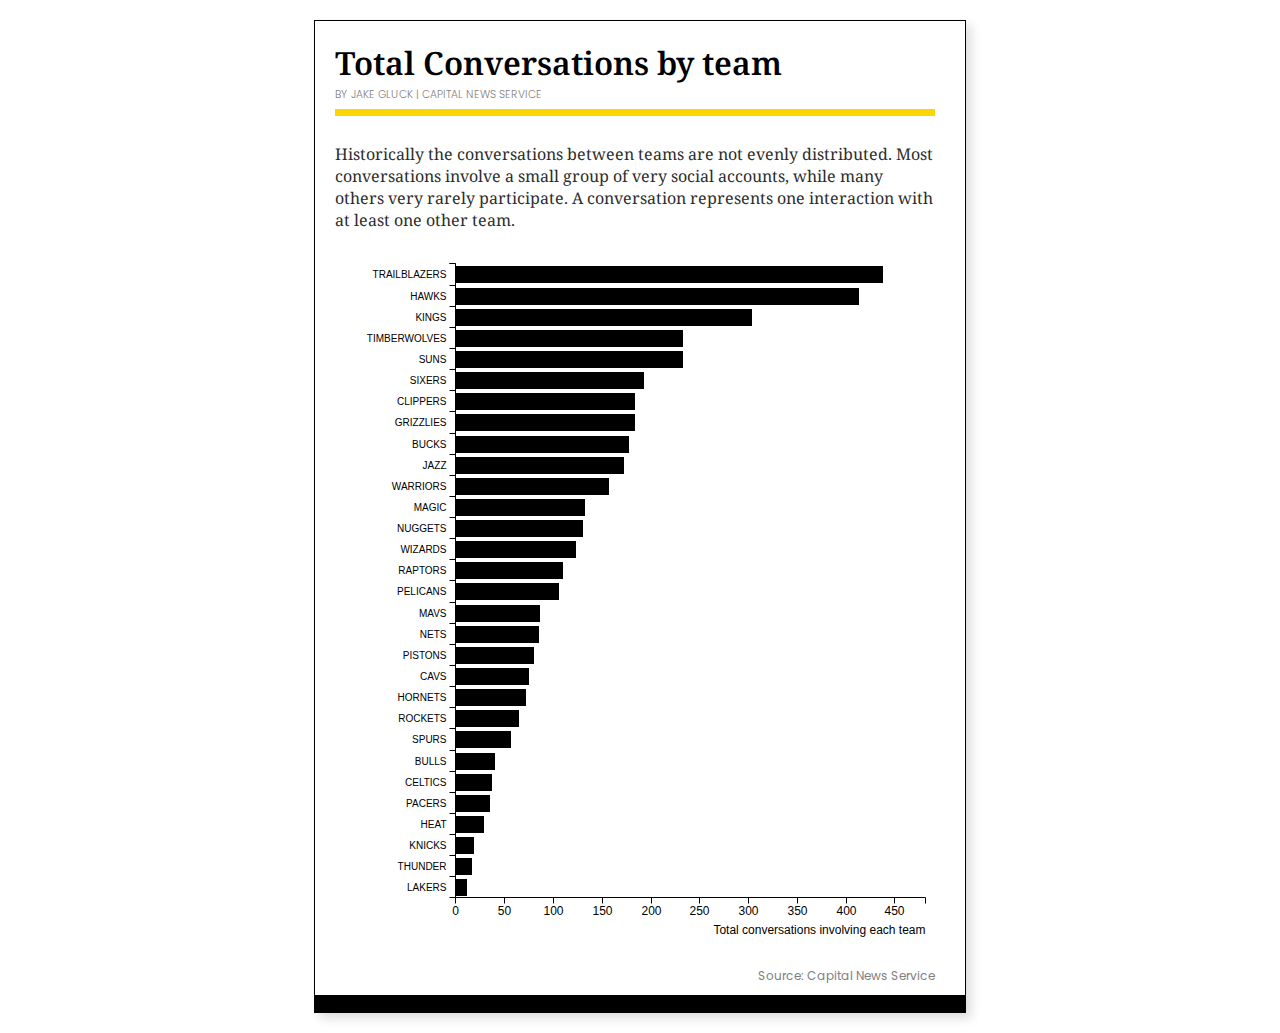
<file: nba-graphics/team-convos/index.html>
<!DOCTYPE html>
<html lang="en">
  <head>
    <meta charset="utf-8">

    <title>
      Capital News Service
    </title>

    <link href="https://fonts.googleapis.com/css?family=Droid+Serif:400,400i,700,700i|Poppins:300,400,500,600,700&amp;subset=latin-ext" rel="stylesheet">
    
    <!-- Load c3.css -->
  <link href="css/c3.css" rel="stylesheet">

  <!-- Load our css -->
  <link href="css/css.css" rel="stylesheet">

  <!-- Load d3.js and c3.js -->
  <script src="js/d3.min.js" charset="utf-8"></script>
  <script src="js/c3.min.js"></script>

  </head>

  <body>
    <div id="container">
      <h1 class="highcharts-title">Total Conversations by team</h1>

      <text class="highcharts-subtitle" y="60">
        <tspan>BY JAKE GLUCK</tspan>
        <!-- ^^ PUT YOUR NAME HERE, TAKE CREDIT FOR YOUR COOL WORK ^^ -->
        <tspan onclick="location.href=&quot;http://cnsmaryland.org&quot;"> | CAPITAL NEWS SERVICE</tspan>
        <br>
      <div id="line"></div>
        <!--<span style="height:8px; font-size:4pt; background-color:#fbd603 ; color:#fbd603 ;">____________________________________________________________________________________________________________________________</span>-->
      </text>
      <h5>
          Historically the conversations between teams are not evenly distributed. Most conversations involve a small group of very social accounts, while many others very rarely participate. A conversation represents one interaction with at least one other team.

      </h5>
      <div id="chart"></div>
      <div id="source"><text><a href="http://cnsmaryland.org/home"><tspan>Source: Capital News Service</tspan></a></text></div>
      <!-- ^^ PUT YOUR SOURCE HERE AND LINK IT^^ -->
    </div>
    <script type="text/javascript">

    //  THE DOCUMENTATION FOR C3 IS HERE http://c3js.org/reference.html
    //  USE IT TO LOOK UP ANY ADDITIONAL OPTIONS YOU WOULD LIKE TO ADD
    //  SOME HELPFULL FEATURES INCLUDE REGIONS, HIGHLIGHTING SPECIFIC POINTS, GRID LINES, SHOWING MULTIPLE CHARTS AT THE SAME TIME 
    x = ['x', "TRAILBLAZERS","HAWKS","KINGS","TIMBERWOLVES","SUNS","SIXERS","CLIPPERS","GRIZZLIES","BUCKS","JAZZ","WARRIORS","MAGIC","NUGGETS","WIZARDS","RAPTORS","PELICANS","MAVS","NETS", "PISTONS","CAVS","HORNETS","ROCKETS","SPURS","BULLS","CELTICS","PACERS","HEAT","KNICKS","THUNDER","LAKERS"];
    //  ^^ ENTER YOUR X-AXIS LABELS HERE ^^
        convos = ['Conversations',438,414,304,233,233,193,184,184,178,173,157,133,131,124,110,106, 87, 86, 80, 75, 72, 65, 57, 41, 37, 35, 29, 19, 17, 12];


       



    //  ^^ ENTER YOUR DATA HERE, THE FIRST VALUE IS A STRING THAT IS THE NAME OF YOUR CATEGORY ^^
    var chart = c3.generate({
        padding: {
        bottom: 20
      },
      size: {
        height:700
      },
      data: {
        x: 'x',
      colors: {
        Conversations:'#000000'
      },
          columns: [
            convos,
            x,
            //MAKE SURE THESE MATCH THE DATA YOU CREATED ABOVE
          ],

          type: 'bar'
          //  ^^ INSERT CHART TYPE ABOVE. FOR THE PURPOSES OF THIS TEMPLATE, USE BAR, AREA, SCATTER, LINE OR SPLINE ^^
      },
      legend: {
        show: false
      },
      bar: {
          width: {
              ratio: .75 // this makes bar width 75% of length between ticks
          }
      },
      zoom: {
        enabled: false
      },
      axis:{
        rotated: true,
        y : {
          label: {
            text: 'Total conversations involving each team',
            position: 'outer-bottom'
            //Y POSITION VALUES INCLUDE inner-top, inner-middle, inner-bottom, outer-top, outer-middle, outer-bottom
          }
        },
        x :{
          type: 'category',
          tick: {
            culling: false,
            rotate: 0
          },
          label: {
            //text: 'Year',
            position: 'outer-center'
            //HERE IS YOUR X AXIS LABEL UNCOMMENT IF YOU NEED IT
            //X POSITION VALUES INCLUDE inner-right, inner-center, inner-left, outer-right, outer-center, outer-left
        }
      }
    },  
    tooltip: {
        grouped: true, // Default true
        //THIS WILL SHOW ALL CATEGORIES IN ONE TOOTIP VS DIFFERENT ONES

        format: {
          value: function(value) {
            return value + " conversations";
          }
        }
    },
    zoom: {
        enabled: false
        //CHANGE TO TRUE IF YOU WANT TO BE ABLE TO ZOOM
    }
    });
   </script>
  </body>
 
</html>
</file>
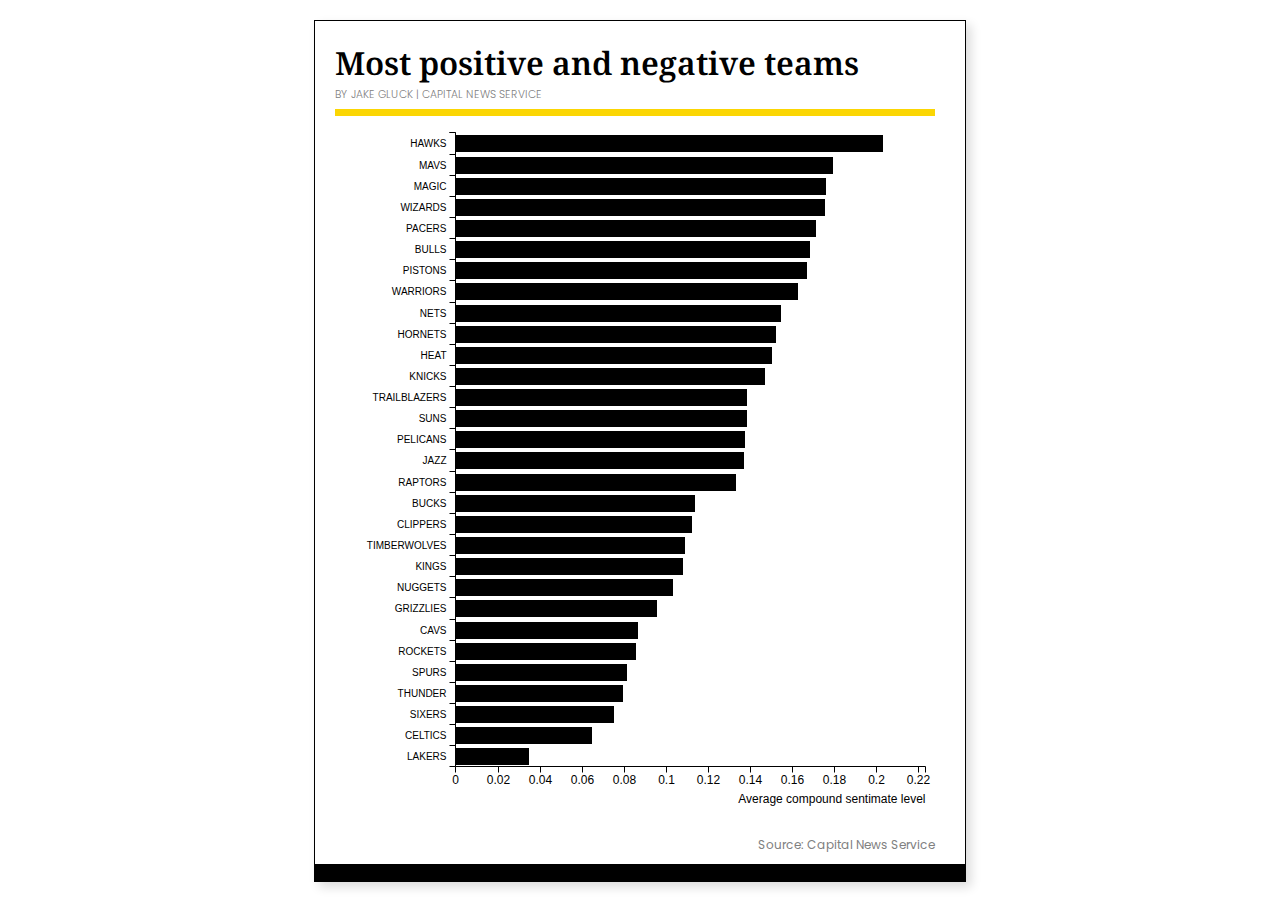
<file: nba-graphics/team-sent/index.html>
<!DOCTYPE html>
<html lang="en">
  <head>
    <meta charset="utf-8">

    <title>
      Capital News Service
    </title>

    <link href="https://fonts.googleapis.com/css?family=Droid+Serif:400,400i,700,700i|Poppins:300,400,500,600,700&amp;subset=latin-ext" rel="stylesheet">
    
    <!-- Load c3.css -->
  <link href="css/c3.css" rel="stylesheet">

  <!-- Load our css -->
  <link href="css/css.css" rel="stylesheet">

  <!-- Load d3.js and c3.js -->
  <script src="js/d3.min.js" charset="utf-8"></script>
  <script src="js/c3.min.js"></script>

  </head>

  <body>
    <div id="container">
      <h1 class="highcharts-title">Most positive and negative teams</h1>

      <text class="highcharts-subtitle" y="60">
        <tspan>BY JAKE GLUCK</tspan>
        <!-- ^^ PUT YOUR NAME HERE, TAKE CREDIT FOR YOUR COOL WORK ^^ -->
        <tspan onclick="location.href=&quot;http://cnsmaryland.org&quot;"> | CAPITAL NEWS SERVICE</tspan>
        <br>
      <div id="line"></div>
        <!--<span style="height:8px; font-size:4pt; background-color:#fbd603 ; color:#fbd603 ;">____________________________________________________________________________________________________________________________</span>-->
      </text>
      <div id="chart"></div>
      <div id="source"><text><a href="http://cnsmaryland.org/home"><tspan>Source: Capital News Service</tspan></a></text></div>
      <!-- ^^ PUT YOUR SOURCE HERE AND LINK IT^^ -->
    </div>
    <script type="text/javascript">

    //  THE DOCUMENTATION FOR C3 IS HERE http://c3js.org/reference.html
    //  USE IT TO LOOK UP ANY ADDITIONAL OPTIONS YOU WOULD LIKE TO ADD
    //  SOME HELPFULL FEATURES INCLUDE REGIONS, HIGHLIGHTING SPECIFIC POINTS, GRID LINES, SHOWING MULTIPLE CHARTS AT THE SAME TIME 
    x = ['x',"HAWKS","MAVS","MAGIC","WIZARDS","PACERS","BULLS","PISTONS","WARRIORS","NETS","HORNETS","HEAT","KNICKS","TRAILBLAZERS","SUNS","PELICANS","JAZZ","RAPTORS","BUCKS","CLIPPERS","TIMBERWOLVES","KINGS","NUGGETS","GRIZZLIES","CAVS","ROCKETS","SPURS ","THUNDER","SIXERS","CELTICS","LAKERS"];
    //  ^^ ENTER YOUR X-AXIS LABELS HERE ^^
        sent = ['Sentimate',0.203188,0.179497,0.176229,0.175624,0.171633,0.168482,0.167368,0.162850,0.154759,0.152338,0.150329,0.147195,0.138800,0.138671,0.137511,0.137149,0.133163,0.113961,0.112590,0.109115,0.108266,0.103357,0.095970,0.086809,0.085744,0.081355,0.079712,0.075147,0.064914,0.035125];





    //  ^^ ENTER YOUR DATA HERE, THE FIRST VALUE IS A STRING THAT IS THE NAME OF YOUR CATEGORY ^^
    var chart = c3.generate({
        padding: {
        bottom: 20
      },
      size: {
        height:700
      },
      data: {
        x: 'x',
      colors: {
        Sentimate:'#000000'
      },
          columns: [
            sent,
            x,
            //MAKE SURE THESE MATCH THE DATA YOU CREATED ABOVE
          ],

          type: 'bar'
          //  ^^ INSERT CHART TYPE ABOVE. FOR THE PURPOSES OF THIS TEMPLATE, USE BAR, AREA, SCATTER, LINE OR SPLINE ^^
      },
      legend: {
        show: false
      },
      bar: {
          width: {
              ratio: .75 // this makes bar width 75% of length between ticks
          }
      },
      zoom: {
        enabled: false
      },
      axis:{
        rotated: true,
        y : {
          label: {
            text: 'Average compound sentimate level',
            position: 'outer-bottom'
            //Y POSITION VALUES INCLUDE inner-top, inner-middle, inner-bottom, outer-top, outer-middle, outer-bottom
          }
        },
        x :{
          type: 'category',
          tick: {
            culling: false,
            rotate: 0
          },
          label: {
            //text: 'Year',
            position: 'outer-center'
            //HERE IS YOUR X AXIS LABEL UNCOMMENT IF YOU NEED IT
            //X POSITION VALUES INCLUDE inner-right, inner-center, inner-left, outer-right, outer-center, outer-left
        }
      }
    },  
    tooltip: {
        grouped: true, // Default true
        //THIS WILL SHOW ALL CATEGORIES IN ONE TOOTIP VS DIFFERENT ONES

        format: {
          value: function(value) {
            return value + " compound sentimate";
          }
        }
    },
    zoom: {
        enabled: false
        //CHANGE TO TRUE IF YOU WANT TO BE ABLE TO ZOOM
    }
    });
   </script>
  </body>
 
</html>
</file>
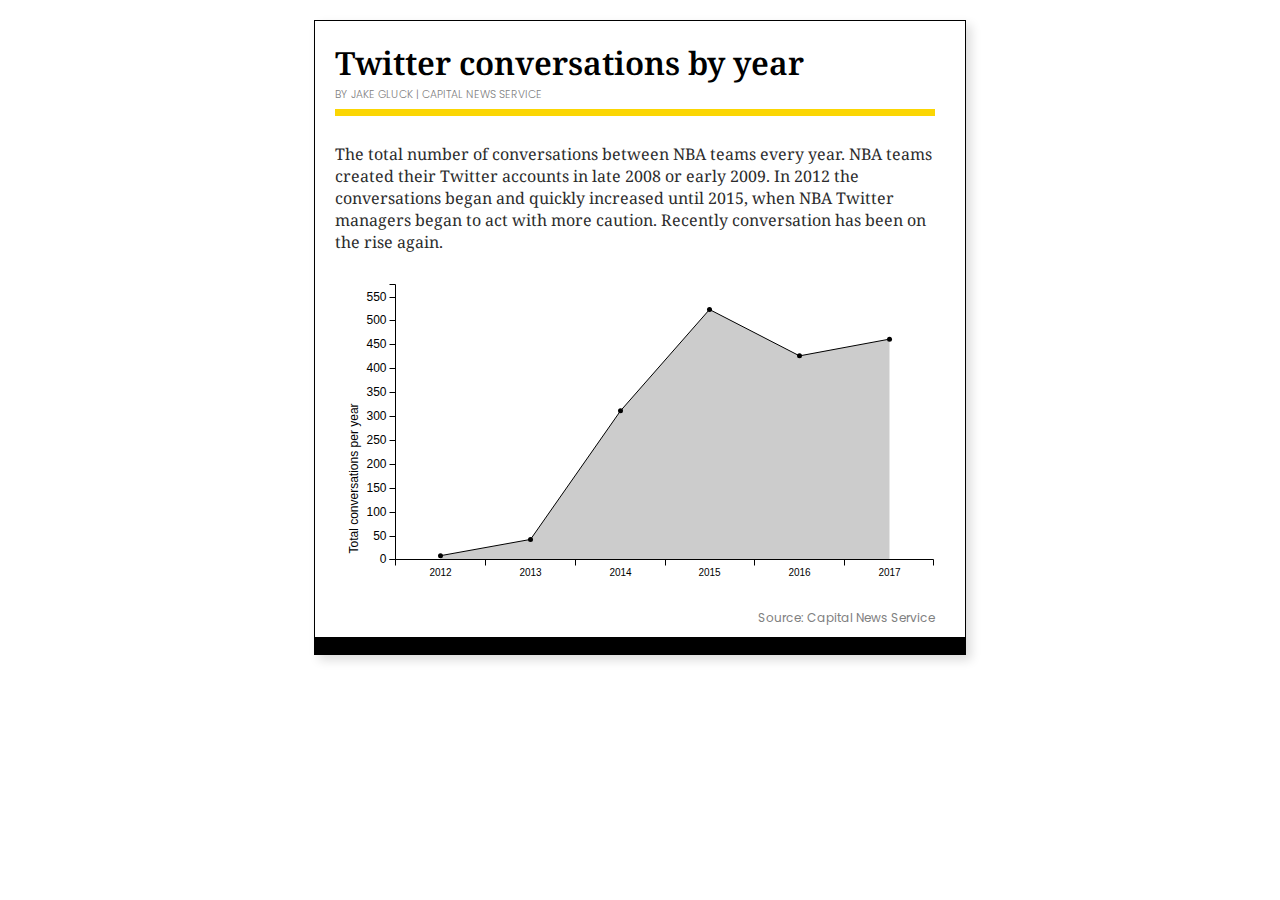
<file: nba-graphics/yearly-convos/index.html>
<!DOCTYPE html>
<html lang="en">
  <head>
    <meta charset="utf-8">

    <title>
      Capital News Service
    </title>

    <link href="https://fonts.googleapis.com/css?family=Droid+Serif:400,400i,700,700i|Poppins:300,400,500,600,700&amp;subset=latin-ext" rel="stylesheet">
    
    <!-- Load c3.css -->
  <link href="css/c3.css" rel="stylesheet">

  <!-- Load our css -->
  <link href="css/css.css" rel="stylesheet">

  <!-- Load d3.js and c3.js -->
  <script src="js/d3.min.js" charset="utf-8"></script>
  <script src="js/c3.min.js"></script>

  </head>

  <body>
    <div id="container">
      <h1 class="highcharts-title">Twitter conversations by year</h1>

      <text class="highcharts-subtitle" y="60">
        <tspan>BY JAKE GLUCK</tspan>
        <!-- ^^ PUT YOUR NAME HERE, TAKE CREDIT FOR YOUR COOL WORK ^^ -->
        <tspan onclick="location.href=&quot;http://cnsmaryland.org&quot;"> | CAPITAL NEWS SERVICE</tspan>
        <br>
      <div id="line"></div>
        <!--<span style="height:8px; font-size:4pt; background-color:#fbd603 ; color:#fbd603 ;">____________________________________________________________________________________________________________________________</span>-->
      </text>
      <h5>
          The total number of conversations between NBA teams every year. NBA teams created their Twitter accounts in late 2008 or early 2009. In 2012 the conversations began and quickly increased until 2015, when NBA Twitter managers began to act with more caution. Recently conversation has been on the rise again.
      </h5>
      <div id="chart"></div>
      <div id="source"><text><a href="http://cnsmaryland.org/home"><tspan>Source: Capital News Service</tspan></a></text></div>
      <!-- ^^ PUT YOUR SOURCE HERE AND LINK IT^^ -->
    </div>
    <script type="text/javascript">

    var chart = c3.generate({
        padding: {
        bottom: 20
      },
      data: {
        x: 'x',
      colors: {
        Conversations:'#000000'
      },
         columns: [
            ['x', 2012,2013,2014,2015,2016,2017],
            ['Conversations', 8, 42, 311, 523, 426, 461]

        ],

          type: 'area'
          //  ^^ INSERT CHART TYPE ABOVE. FOR THE PURPOSES OF THIS TEMPLATE, USE BAR, AREA, SCATTER, LINE OR SPLINE ^^
      },
      legend: {
        show: false
      },
      bar: {
          width: {
              ratio: .75 // this makes bar width 75% of length between ticks
          }
      },
      zoom: {
        enabled: false
      },
      axis:{
        y : {
          label: {
            text: 'Total conversations per year',
            position: 'outer-bottom'
            //Y POSITION VALUES INCLUDE inner-top, inner-middle, inner-bottom, outer-top, outer-middle, outer-bottom
        },
        tick: {
              //count: 14,
          //format: function (d) { return Math.round(d)}
              //IF YOU WANT TO SET THE EXACT NUMBER OF TICKS ON THE Y AXIS UNCOMMENT AND CHANGE THIS NUMBER
          }
          // ,
          // min: 1,
          // max: 10
          //SET MIN AND MAX TICK ON Y AXIS ^^^^^^^
        },
        x :{
          type: 'category',
          tick: {
            culling: false,
            rotate: 0
          },
          label: {
            //text: 'Year',
            position: 'outer-center'
            //HERE IS YOUR X AXIS LABEL UNCOMMENT IF YOU NEED IT
            //X POSITION VALUES INCLUDE inner-right, inner-center, inner-left, outer-right, outer-center, outer-left
        }
      }
    },  
    tooltip: {
        grouped: true, // Default true
        //THIS WILL SHOW ALL CATEGORIES IN ONE TOOTIP VS DIFFERENT ONES

        format: {
          value: function(value) {
            return value + " conversations";
          }
        }
    },
    zoom: {
        enabled: false
        //CHANGE TO TRUE IF YOU WANT TO BE ABLE TO ZOOM
    },
    padding: {
      bottom: 0
    },
        
        // ,
        // oninit: function () {
       //    this.main.append('rect')
       //        .style('fill', 'white')
       //        .attr('x', 0.5)
       //        .attr('y', -0.5)
       //        .attr('width', this.width)
       //        .attr('height', this.height)
       //      .transition().duration(3000)
       //        .attr('x', this.width)
       //        .attr('width', 0)
       //      .remove();
        // }
        //UNCOMMENT ALL THIS IF YOU WANT THE DATA TO ANIMATE LEFT TO RIGHT
    });
   </script>
  </body>
 
</html>
</file>
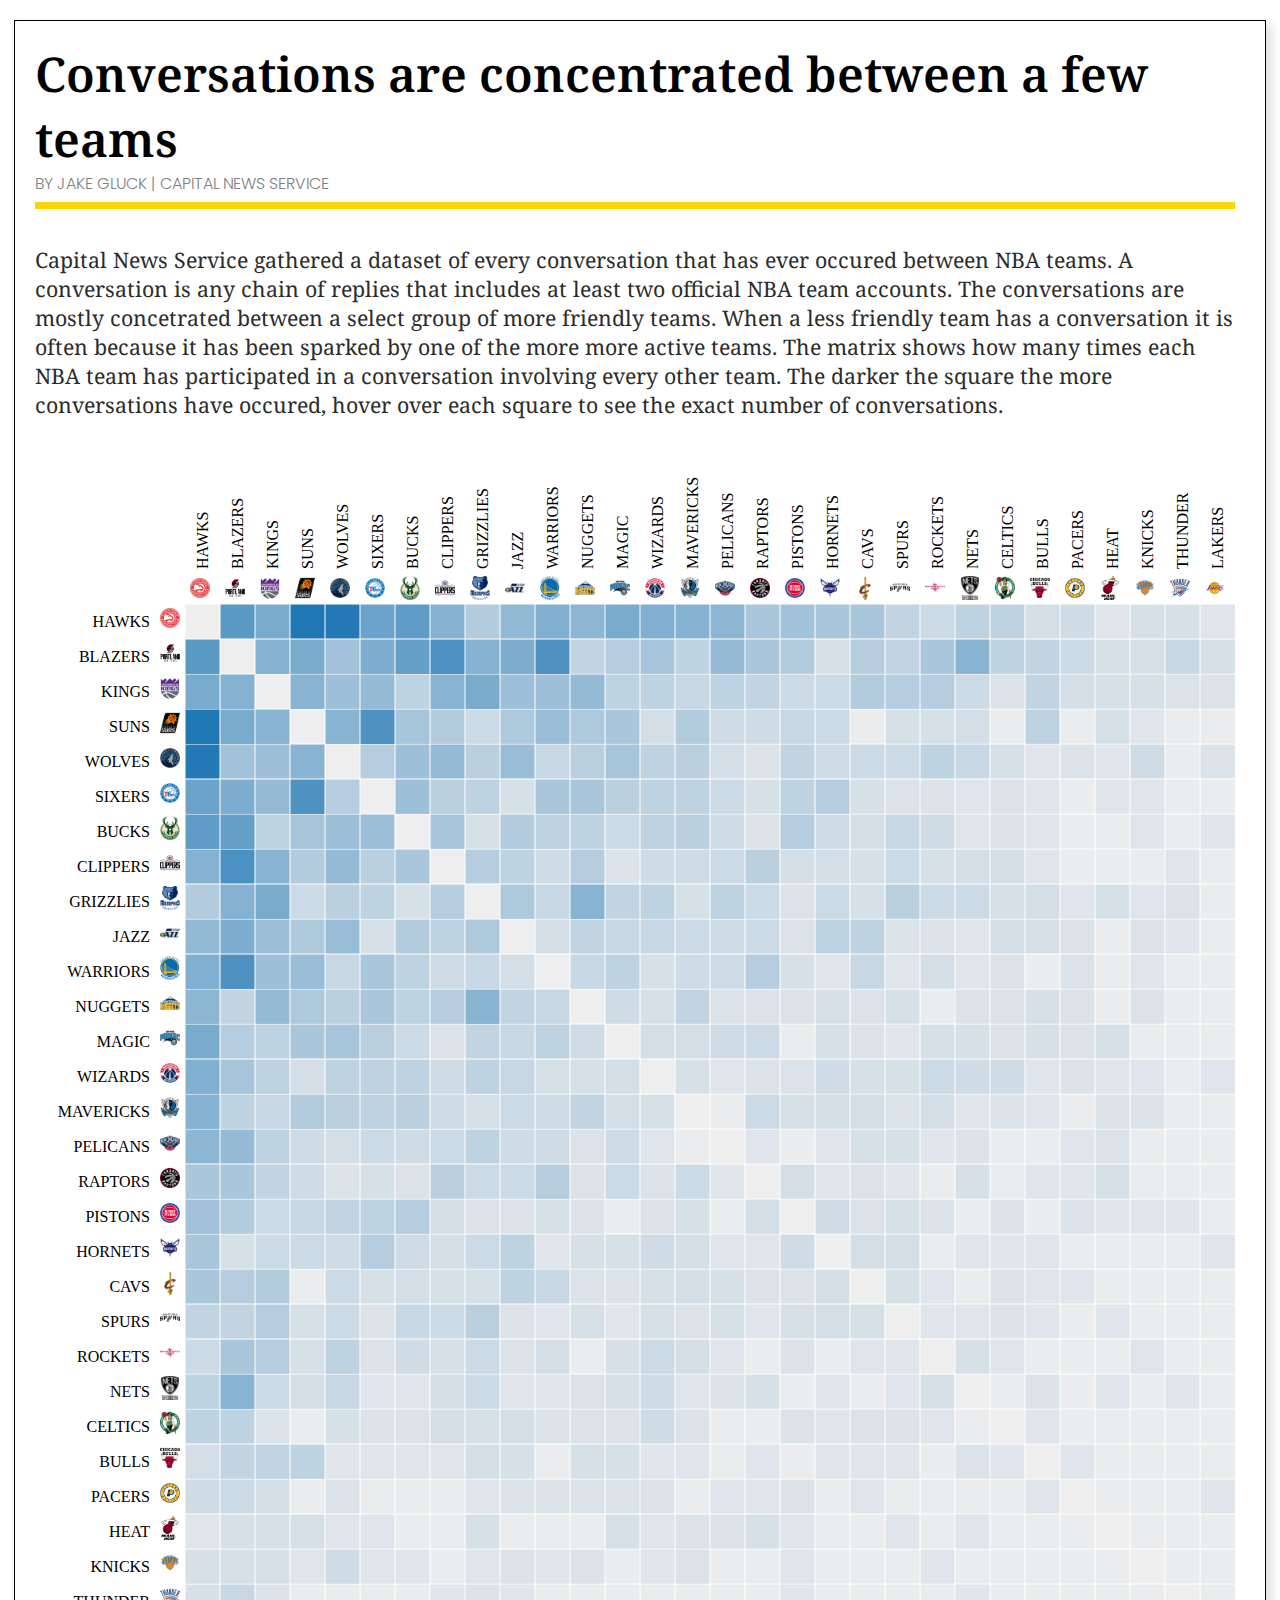
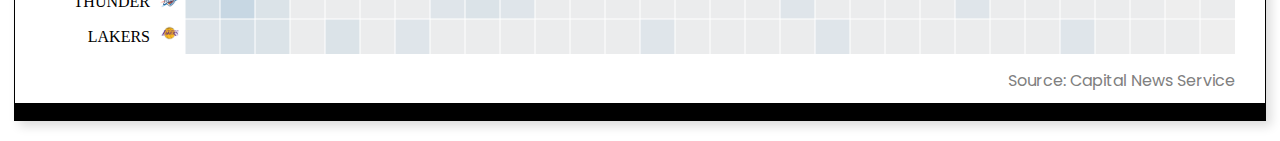
<file: nba-graphics/matrix/matrix.html>
<!DOCTYPE html>
<html lang="en">
  <head>
    <meta charset="utf-8">

    <title>
      Capital News Service
    </title>

    <link href="https://fonts.googleapis.com/css?family=Droid+Serif:400,400i,700,700i|Poppins:300,400,500,600,700&amp;subset=latin-ext" rel="stylesheet">
    
    <!-- Load c3.css -->
  <link href="css/c3.css" rel="stylesheet">

  <!-- Load our css -->
  <link href="css/css.css" rel="stylesheet">

  <!-- Load d3.js and c3.js -->
  <script src="js/d3.min.js" charset="utf-8"></script>
  <script src="js/c3.min.js"></script>

       <style>

      .background {
        fill: #eee;
      }

      line {
        stroke: #fff;
      }

      text.active {
        fill: red;
      }


      </style>

  </head>

  <body>
    <div id="container">
      <h1 class="highcharts-title">Conversations are concentrated between a few teams</h1>

      <text class="highcharts-subtitle" y="60">
        <tspan>BY JAKE GLUCK</tspan>
        <!-- ^^ PUT YOUR NAME HERE, TAKE CREDIT FOR YOUR COOL WORK ^^ -->
        <tspan onclick="location.href=&quot;http://cnsmaryland.org&quot;"> | CAPITAL NEWS SERVICE</tspan>
        <br>
      <div id="line"></div>
        <span style="height:8px; font-size:4pt; background-color:#fbd603 ; color:#fbd603 ;"></span>
      </text>
       <h5>
             Capital News Service gathered a dataset of every conversation that has ever occured between NBA teams. A conversation is any chain of replies that includes at least two official NBA team accounts. The conversations are mostly concetrated between a select group of more friendly teams. When a less friendly team has a conversation it is often because it has been sparked by one of the more more active teams. The matrix shows how many times each NBA team has participated in a conversation involving every other team. The darker the square the more conversations have occured, hover over each square to see the exact number of conversations.
      </h5>
      <div id="chart"></div>
      <div id="source"><text><a href="http://cnsmaryland.org/home"><tspan>Source: Capital News Service</tspan></a></text></div>
      <!-- ^^ PUT YOUR SOURCE HERE AND LINK IT^^ -->
    </div>
    <script type="text/javascript">
           var margin = {top: 0, right: 0, bottom: 0, left: 0},
           width = 1200,
           height = 1200;

      var x = d3.scale.ordinal().rangeBands([0, width - 150]),
          z = d3.scale.linear().domain([0, 4]).clamp(true),
          c = d3.scale.category10().domain(d3.range(10));

      var svg = d3.select("#chart").append("svg")
          .attr("width", width + margin.left + margin.right)
          .attr("height", height + margin.top + margin.bottom)
          .style("margin-left", -margin.left + "px")
        .append("g")
          .attr("transform", "translate(" + 150 + "," + 150 + ")");

      d3.json("teams_num.json", function(teams) {
        var matrix = [],
            nodes = teams.nodes,
            n = nodes.length;

        // Compute index per node.
        nodes.forEach(function(node, i) {
          node.index = i;
          node.count = 0;
          matrix[i] = d3.range(n).map(function(j) { return {x: j, y: i, z: 0}; });
        });

        // Convert links to matrix; count character occurrences.
        teams.links.forEach(function(link) {
          v = ((link.value)/50) + .05
          if (link.value === 0){
            v = .01;
          }
          if(v >= 1){
            //console.log("maxed");
          }
          matrix[link.source][link.target].z += v;
          matrix[link.target][link.source].z += v;
          matrix[link.source][link.source].z = 0;
          matrix[link.target][link.target].z = 0;
          nodes[link.source].count += link.value;
          nodes[link.target].count += link.value;
        });

        // Precompute the orders.
        var count = d3.range(n).sort(function(a, b) { return nodes[b].count - nodes[a].count; })

        // The default sort order.
        x.domain(count);

        svg.append("rect")
            .attr("class", "background")
            .attr("width", width)
            .attr("height", height);

        var row = svg.selectAll(".row")
            .data(matrix)
          .enter().append("g")
            .attr("class", "row")
            .attr("transform", function(d, i) { return "translate(0," + x(i) + ")"; })
            .each(row);

        row.append("line")
            .attr("x2", width);

        row.append("text")
            .attr("x", -35)
            .attr("y", x.rangeBand() / 2)
            .attr("dy", ".32em")
            .attr("text-anchor", "end")
            .text(function(d, i) { return nodes[i].name; });

        row.append("svg:image")
            .attr('x', -25)
            .attr('y', 2)
            .attr('width', 20)
            .attr('height', 24)
            .attr("xlink:href", function(d, i) { return "logos/nba_" + nodes[i].name + ".png";});

        var column = svg.selectAll(".column")
            .data(matrix)
          .enter().append("g")
            .attr("class", "column")
            .attr("transform", function(d, i) { return "translate(" + x(i) + ")rotate(-90)"; });

        column.append("line")
            .attr("x1", -width);

        column.append("text")
            .attr("x", 35)
            .attr("y", x.rangeBand() / 2)
            .attr("dy", ".32em")
            .attr("text-anchor", "start")
            .text(function(d, i) { return nodes[i].name; });

        column.append("svg:image")
            .attr('x', 5)
            .attr('y', -28)
            .attr('width', 20)
            .attr('height', 24)
            .attr("xlink:href", function(d, i) { return "logos/nba_" + nodes[i].name + ".png";})
            .attr("transform", "rotate(90)");

        function row(row) {
          var cell = d3.select(this).selectAll(".cell")
              .data(row.filter(function(d) { return d.z; }))
            .enter().append("rect")
              .attr("class", "cell")
              .attr("x", function(d) { return x(d.x); })
              .attr("width", x.rangeBand())
              .attr("height", x.rangeBand())
              .style("fill-opacity", function(d) {
                //console.log(d.z);
                return d.z;
              })
              .style("fill", function(d) { return nodes[d.x].group == nodes[d.y].group ? c(nodes[d.x].group) : null; })
              .on("mouseover", mouseover)
              .on("mouseout", mouseout);
        }

        function mouseover(p) {
          d3.selectAll(".row text").classed("active", function(d, i) { return i == p.y; });
          d3.selectAll(".column text").classed("active", function(d, i) { return i == p.x; });
          return "<strong>Frequency:</strong> <span style='color:red'>" + p.z + "</span>";
        }

        function mouseout() {
          d3.selectAll("text").classed("active", false);
        }

        d3.select("#order").on("change", function() {
          clearTimeout(timeout);
          order(this.value);
        });

        svg.selectAll(".cell").append("title").text(function(d) {
          o = 0;
          if (matrix[d.x][d.y].z !== .01){
            o = Math.round((matrix[d.x][d.y].z - .05) * 50)
          }
        
          return o
              + " Conversations"
        });

      });

   </script>
  </body>
 
 <!-- Based on graphic by Mike Bostock -  https://bost.ocks.org/mike/miserables/ -->

</html>
</file>
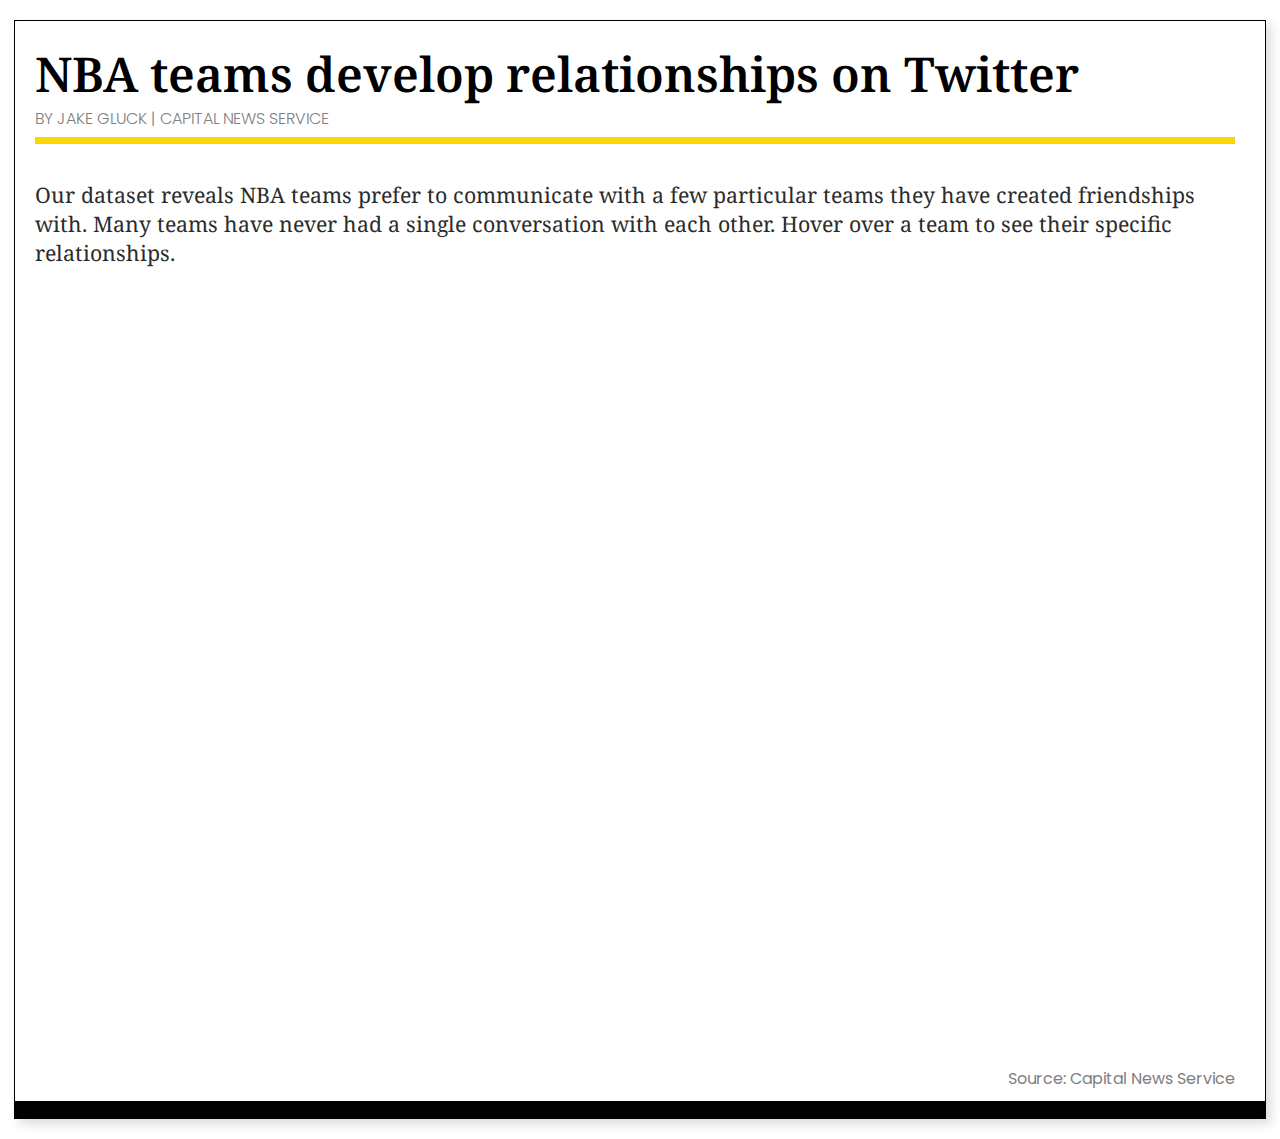
<file: nba-graphics/network/network.html>
<!DOCTYPE html>
<html lang="en">
  <head>
    <meta charset="utf-8">

    <title>
      Capital News Service
    </title>

    <link href="https://fonts.googleapis.com/css?family=Droid+Serif:400,400i,700,700i|Poppins:300,400,500,600,700&amp;subset=latin-ext" rel="stylesheet">
    
    <!-- Load c3.css -->
  <link href="css/c3.css" rel="stylesheet">

  <!-- Load our css -->
  <link href="css/css.css" rel="stylesheet">

  <!-- Load d3.js and c3.js -->
  <script src="js/d3.min.js" charset="utf-8"></script>
  <script src="js/c3.min.js"></script>

  <script src="//d3js.org/d3.v3.min.js" charset="utf-8"></script>
  <script src="//d3js.org/queue.v1.min.js"></script>

       <style>

#circle circle {
  fill: none;
  pointer-events: all;
}

.group path {
  fill-opacity: .5;
}

path.chord {
  stroke: #000;
  stroke-width: .25px;
}

#circle:hover path.fade {
  display: none;
}

</style>

  </head>

  <body>
    <div id="container">
      <h1 class="highcharts-title">NBA teams develop relationships on Twitter</h1>

      <text class="highcharts-subtitle" y="60">
        <tspan>BY JAKE GLUCK</tspan>
        <!-- ^^ PUT YOUR NAME HERE, TAKE CREDIT FOR YOUR COOL WORK ^^ -->
        <tspan onclick="location.href=&quot;http://cnsmaryland.org&quot;"> | CAPITAL NEWS SERVICE</tspan>
        <br>
      <div id="line"></div>
        <!--<span style="height:8px; font-size:4pt; background-color:#fbd603 ; color:#fbd603 ;">____________________________________________________________________________________________________________________________</span>-->
      </text>
      <h5>
        Our dataset reveals NBA teams prefer to communicate with a few particular teams they have created friendships with. Many teams have never had a single conversation with each other. Hover over a team to see their specific relationships.

      </h5>
      <div id="chart"></div>
      <div id="source"><text><a href="http://cnsmaryland.org/home"><tspan>Source: Capital News Service</tspan></a></text></div>
      <!-- ^^ PUT YOUR SOURCE HERE AND LINK IT^^ -->

    </div>

    <script type="text/javascript">
           var width = 1200,
            height = 750,
    outerRadius = Math.min(width, height) / 2 - 25,
    innerRadius = outerRadius - 24;

var formatPercent = d3.format(".1%");

var arc = d3.svg.arc()
    .innerRadius(innerRadius)
    .outerRadius(outerRadius);

var layout = d3.layout.chord()
    .padding(.04)
    .sortSubgroups(d3.descending)
    .sortChords(d3.ascending);

var path = d3.svg.chord()
    .radius(innerRadius);

var svg = d3.select("#chart").append("svg")
    .attr("width", width)
    .attr("height", height)
  .append("g")
    .attr("id", "circle")
    .attr("transform", "translate(" + width / 2 + "," + height / 2 + ")");

svg.append("circle")
    .attr("r", outerRadius);

queue()
    .defer(d3.json, "teams_num.json")
    .defer(d3.json, "matrix.json")
    .await(ready);

function ready(error, cities, matrix) {
  if (error) throw error;

  // Compute the chord layout.
  layout.matrix(matrix);

  // Add a group per neighborhood.
  var group = svg.selectAll(".group")
      .data(layout.groups)
    .enter().append("g")
      .attr("class", "group")
      .on("mouseover", mouseover);

  // Add a mouseover title.
  group.append("title").text(function(d, i) {
    return cities[i].name + ": " + formatPercent(d.value/10000) + " of conversations";
  });

  // Add the group arc.
  var groupPath = group.append("path")
      .attr("id", function(d, i) { return "group" + i; })
      .attr("d", arc)
      .style("fill", function(d, i) { return cities[i].color; });

  // Add a text label.
  var groupText = group
  .append("text")
      .attr("x", 6)
      .attr("dy", -10);
    
   

  var textPath = groupText.append("textPath")
      .attr("xlink:href", function(d, i) { return "#group" + i; })
      .text(function(d, i) { return cities[i].name; })
      .style("font-size", "16px");

  // Remove the labels that don't fit. :(
  groupText.filter(function(d, i) { return groupPath[0][i].getTotalLength() / 2 - 24 < this.getComputedTextLength(); })
      .remove();

  // Add the chords.
  var chord = svg.selectAll(".chord")
      .data(layout.chords)
    .enter().append("path")
      .attr("class", "chord")
      .style("fill", function(d) { return cities[d.source.index].color; })
      .attr("d", path);

  // Add an elaborate mouseover title for each chord.
  chord.append("title").text(function(d) {
    return cities[d.source.index].name
        + " - " + cities[d.target.index].name
        + ": " + d.source.value
        + " conversations"
  });

  function mouseover(d, i) {
    chord.classed("fade", function(p) {
      return p.source.index != i
          && p.target.index != i;
    });


  }
}
   </script>
  </body>

<!-- Based on graphic by Mike Bostock - https://bost.ocks.org/mike/uberdata/ -->
 
</html>
</file>
<file: nba-graphics/team-convos/css/c3.css>
/*-- Chart --*/
.c3 svg {
  font: 10px sans-serif;
  -webkit-tap-highlight-color: transparent; }

.c3 path, .c3 line {
  fill: none;
  stroke: #000; }

.c3 text {
  -webkit-user-select: none;
  -moz-user-select: none;
  user-select: none; }

.c3-legend-item-tile,
.c3-xgrid-focus,
.c3-ygrid,
.c3-event-rect,
.c3-bars path {
  shape-rendering: crispEdges; }

.c3-chart-arc path {
  stroke: #fff; }

.c3-chart-arc text {
  fill: #fff;
  font-size: 13px; }

/*-- Axis --*/
/*-- Grid --*/
.c3-grid line {
  stroke: #aaa; }

.c3-grid text {
  fill: #aaa; }

.c3-xgrid, .c3-ygrid {
  stroke-dasharray: 3 3; }

/*-- Text on Chart --*/
.c3-text.c3-empty {
  fill: #808080;
  font-size: 2em; }

/*-- Line --*/
.c3-line {
  stroke-width: 1px; }

/*-- Point --*/
.c3-circle._expanded_ {
  stroke-width: 1px;
  stroke: white; }

.c3-selected-circle {
  fill: white;
  stroke-width: 2px; }

/*-- Bar --*/
.c3-bar {
  stroke-width: 0; }

.c3-bar._expanded_ {
  fill-opacity: 1;
  fill-opacity: 0.75; }

/*-- Focus --*/
.c3-target.c3-focused {
  opacity: 1; }

.c3-target.c3-focused path.c3-line, .c3-target.c3-focused path.c3-step {
  stroke-width: 2px; }

.c3-target.c3-defocused {
  opacity: 0.3 !important; }

/*-- Region --*/
.c3-region {
  fill: steelblue;
  fill-opacity: .1; }

/*-- Brush --*/
.c3-brush .extent {
  fill-opacity: .1; }

/*-- Select - Drag --*/
/*-- Legend --*/
.c3-legend-item {
  font-size: 12px; }

.c3-legend-item-hidden {
  opacity: 0.15; }

.c3-legend-background {
  opacity: 0.75;
  fill: white;
  stroke: lightgray;
  stroke-width: 1; }

/*-- Title --*/
.c3-title {
  font: 14px sans-serif; }

/*-- Tooltip --*/
.c3-tooltip-container {
  z-index: 10; }

.c3-tooltip {
  border-collapse: collapse;
  border-spacing: 0;
  background-color: #fff;
  empty-cells: show;
  -webkit-box-shadow: 7px 7px 12px -9px #777777;
  -moz-box-shadow: 7px 7px 12px -9px #777777;
  box-shadow: 7px 7px 12px -9px #777777;
  opacity: 0.9; }

.c3-tooltip tr {
  border: 1px solid #CCC; }

.c3-tooltip th {
  background-color: #aaa;
  font-size: 14px;
  padding: 2px 5px;
  text-align: left;
  color: #FFF; }

.c3-tooltip td {
  font-size: 13px;
  padding: 3px 6px;
  background-color: #fff;
  border-left: 1px dotted #999; }

.c3-tooltip td > span {
  display: inline-block;
  width: 10px;
  height: 10px;
  margin-right: 6px; }

.c3-tooltip td.value {
  text-align: right; }

/*-- Area --*/
.c3-area {
  stroke-width: 0;
  opacity: 0.2; }

/*-- Arc --*/
.c3-chart-arcs-title {
  dominant-baseline: middle;
  font-size: 1.3em; }

.c3-chart-arcs .c3-chart-arcs-background {
  fill: #e0e0e0;
  stroke: none; }

.c3-chart-arcs .c3-chart-arcs-gauge-unit {
  fill: #000;
  font-size: 16px; }

.c3-chart-arcs .c3-chart-arcs-gauge-max {
  fill: #777; }

.c3-chart-arcs .c3-chart-arcs-gauge-min {
  fill: #777; }

.c3-chart-arc .c3-gauge-value {
  fill: #000;
  /*  font-size: 28px !important;*/ }

.c3-chart-arc.c3-target g path {
  opacity: 1; }

.c3-chart-arc.c3-target.c3-focused g path {
  opacity: 1; }
</file>
<file: nba-graphics/team-convos/css/css.css>
@charset "UTF-8";

div#source {
	font-family:'Poppins';
	text-align: right;
	padding-top: 10px;
	font-size: 12px;
	color: gray;
}

a{
	color: inherit;
  	text-decoration: inherit;
}

#chart{
	margin-top:10px;
}

.highcharts-title {
	font-family: 'Droid Serif', serif;
	font-weight:600;
	font-size:24pt;
	fill:#2c2c2c;
	margin-top: 0px;
	margin-bottom: 0px;
	
}
.highcharts-subtitle {
	font-family: 'Poppins', sans-serif;
    color: grey;
    font-weight: 300;
    font-size: 8pt;
}

/*Styles the div that holds the highchart */
div#container {
	margin-top:20px;
	margin-bottom:20px;
	padding-left:20px;
	padding-top:20px;
	padding-right:30px;
	padding-bottom:10px;
	border-left:1px solid black;
	border-bottom:14pt solid black;
	border-top:1px solid black;
	border-right:1px solid black;
	box-shadow:5px 5px 10px gainsboro;
	min-width: 310px;
	max-width: 600px; 
	margin-left:auto;
	margin-right:auto;
}

/* y axis label size */
.c3-axis-y-label {
  font-size: 12px; //change the size of the fonts
}

/* x axis label size */
.c3-axis-x-label  {
  font-size: 12px; //change the size of the fonts
}

/* y axis tick size */
.c3-axis-y g {
  font-size: 12px;
}

/* when screen width < 535px */
.c3-axis-x g {
  font-size: 10px; 
}

.c3-legend-item-event line {
  font-size: 12px;
}

#line {
  background: #fbd603;
  width: 100%;
  height: 7px;
  margin-top: 6px;
}

  h5 {
      font-family:'Droid Serif', serif;
      font-weight:400;
      font-size:12pt;
      color:#2c2c2c;
      text-align:left;
    }
</file>
<file: nba-graphics/team-sent/css/c3.css>
/*-- Chart --*/
.c3 svg {
  font: 10px sans-serif;
  -webkit-tap-highlight-color: transparent; }

.c3 path, .c3 line {
  fill: none;
  stroke: #000; }

.c3 text {
  -webkit-user-select: none;
  -moz-user-select: none;
  user-select: none; }

.c3-legend-item-tile,
.c3-xgrid-focus,
.c3-ygrid,
.c3-event-rect,
.c3-bars path {
  shape-rendering: crispEdges; }

.c3-chart-arc path {
  stroke: #fff; }

.c3-chart-arc text {
  fill: #fff;
  font-size: 13px; }

/*-- Axis --*/
/*-- Grid --*/
.c3-grid line {
  stroke: #aaa; }

.c3-grid text {
  fill: #aaa; }

.c3-xgrid, .c3-ygrid {
  stroke-dasharray: 3 3; }

/*-- Text on Chart --*/
.c3-text.c3-empty {
  fill: #808080;
  font-size: 2em; }

/*-- Line --*/
.c3-line {
  stroke-width: 1px; }

/*-- Point --*/
.c3-circle._expanded_ {
  stroke-width: 1px;
  stroke: white; }

.c3-selected-circle {
  fill: white;
  stroke-width: 2px; }

/*-- Bar --*/
.c3-bar {
  stroke-width: 0; }

.c3-bar._expanded_ {
  fill-opacity: 1;
  fill-opacity: 0.75; }

/*-- Focus --*/
.c3-target.c3-focused {
  opacity: 1; }

.c3-target.c3-focused path.c3-line, .c3-target.c3-focused path.c3-step {
  stroke-width: 2px; }

.c3-target.c3-defocused {
  opacity: 0.3 !important; }

/*-- Region --*/
.c3-region {
  fill: steelblue;
  fill-opacity: .1; }

/*-- Brush --*/
.c3-brush .extent {
  fill-opacity: .1; }

/*-- Select - Drag --*/
/*-- Legend --*/
.c3-legend-item {
  font-size: 12px; }

.c3-legend-item-hidden {
  opacity: 0.15; }

.c3-legend-background {
  opacity: 0.75;
  fill: white;
  stroke: lightgray;
  stroke-width: 1; }

/*-- Title --*/
.c3-title {
  font: 14px sans-serif; }

/*-- Tooltip --*/
.c3-tooltip-container {
  z-index: 10; }

.c3-tooltip {
  border-collapse: collapse;
  border-spacing: 0;
  background-color: #fff;
  empty-cells: show;
  -webkit-box-shadow: 7px 7px 12px -9px #777777;
  -moz-box-shadow: 7px 7px 12px -9px #777777;
  box-shadow: 7px 7px 12px -9px #777777;
  opacity: 0.9; }

.c3-tooltip tr {
  border: 1px solid #CCC; }

.c3-tooltip th {
  background-color: #aaa;
  font-size: 14px;
  padding: 2px 5px;
  text-align: left;
  color: #FFF; }

.c3-tooltip td {
  font-size: 13px;
  padding: 3px 6px;
  background-color: #fff;
  border-left: 1px dotted #999; }

.c3-tooltip td > span {
  display: inline-block;
  width: 10px;
  height: 10px;
  margin-right: 6px; }

.c3-tooltip td.value {
  text-align: right; }

/*-- Area --*/
.c3-area {
  stroke-width: 0;
  opacity: 0.2; }

/*-- Arc --*/
.c3-chart-arcs-title {
  dominant-baseline: middle;
  font-size: 1.3em; }

.c3-chart-arcs .c3-chart-arcs-background {
  fill: #e0e0e0;
  stroke: none; }

.c3-chart-arcs .c3-chart-arcs-gauge-unit {
  fill: #000;
  font-size: 16px; }

.c3-chart-arcs .c3-chart-arcs-gauge-max {
  fill: #777; }

.c3-chart-arcs .c3-chart-arcs-gauge-min {
  fill: #777; }

.c3-chart-arc .c3-gauge-value {
  fill: #000;
  /*  font-size: 28px !important;*/ }

.c3-chart-arc.c3-target g path {
  opacity: 1; }

.c3-chart-arc.c3-target.c3-focused g path {
  opacity: 1; }
</file>
<file: nba-graphics/team-sent/css/css.css>
@charset "UTF-8";

div#source {
	font-family:'Poppins';
	text-align: right;
	padding-top: 10px;
	font-size: 12px;
	color: gray;
}

a{
	color: inherit;
  	text-decoration: inherit;
}

#chart{
	margin-top:10px;
}

.highcharts-title {
	font-family: 'Droid Serif', serif;
	font-weight:600;
	font-size:24pt;
	fill:#2c2c2c;
	margin-top: 0px;
	margin-bottom: 0px;
	
}
.highcharts-subtitle {
	font-family: 'Poppins', sans-serif;
    color: grey;
    font-weight: 300;
    font-size: 8pt;
}

/*Styles the div that holds the highchart */
div#container {
	margin-top:20px;
	margin-bottom:20px;
	padding-left:20px;
	padding-top:20px;
	padding-right:30px;
	padding-bottom:10px;
	border-left:1px solid black;
	border-bottom:14pt solid black;
	border-top:1px solid black;
	border-right:1px solid black;
	box-shadow:5px 5px 10px gainsboro;
	min-width: 310px;
	max-width: 600px; 
	margin-left:auto;
	margin-right:auto;
}

/* y axis label size */
.c3-axis-y-label {
  font-size: 12px; //change the size of the fonts
}

/* x axis label size */
.c3-axis-x-label  {
  font-size: 12px; //change the size of the fonts
}

/* y axis tick size */
.c3-axis-y g {
  font-size: 12px;
}

/* when screen width < 535px */
.c3-axis-x g {
  font-size: 10px; 
}

.c3-legend-item-event line {
  font-size: 12px;
}

#line {
  background: #fbd603;
  width: 100%;
  height: 7px;
  margin-top: 6px;
}
</file>
<file: nba-graphics/yearly-convos/css/c3.css>
/*-- Chart --*/
.c3 svg {
  font: 10px sans-serif;
  -webkit-tap-highlight-color: transparent; }

.c3 path, .c3 line {
  fill: none;
  stroke: #000; }

.c3 text {
  -webkit-user-select: none;
  -moz-user-select: none;
  user-select: none; }

.c3-legend-item-tile,
.c3-xgrid-focus,
.c3-ygrid,
.c3-event-rect,
.c3-bars path {
  shape-rendering: crispEdges; }

.c3-chart-arc path {
  stroke: #fff; }

.c3-chart-arc text {
  fill: #fff;
  font-size: 13px; }

/*-- Axis --*/
/*-- Grid --*/
.c3-grid line {
  stroke: #aaa; }

.c3-grid text {
  fill: #aaa; }

.c3-xgrid, .c3-ygrid {
  stroke-dasharray: 3 3; }

/*-- Text on Chart --*/
.c3-text.c3-empty {
  fill: #808080;
  font-size: 2em; }

/*-- Line --*/
.c3-line {
  stroke-width: 1px; }

/*-- Point --*/
.c3-circle._expanded_ {
  stroke-width: 1px;
  stroke: white; }

.c3-selected-circle {
  fill: white;
  stroke-width: 2px; }

/*-- Bar --*/
.c3-bar {
  stroke-width: 0; }

.c3-bar._expanded_ {
  fill-opacity: 1;
  fill-opacity: 0.75; }

/*-- Focus --*/
.c3-target.c3-focused {
  opacity: 1; }

.c3-target.c3-focused path.c3-line, .c3-target.c3-focused path.c3-step {
  stroke-width: 2px; }

.c3-target.c3-defocused {
  opacity: 0.3 !important; }

/*-- Region --*/
.c3-region {
  fill: steelblue;
  fill-opacity: .1; }

/*-- Brush --*/
.c3-brush .extent {
  fill-opacity: .1; }

/*-- Select - Drag --*/
/*-- Legend --*/
.c3-legend-item {
  font-size: 12px; }

.c3-legend-item-hidden {
  opacity: 0.15; }

.c3-legend-background {
  opacity: 0.75;
  fill: white;
  stroke: lightgray;
  stroke-width: 1; }

/*-- Title --*/
.c3-title {
  font: 14px sans-serif; }

/*-- Tooltip --*/
.c3-tooltip-container {
  z-index: 10; }

.c3-tooltip {
  border-collapse: collapse;
  border-spacing: 0;
  background-color: #fff;
  empty-cells: show;
  -webkit-box-shadow: 7px 7px 12px -9px #777777;
  -moz-box-shadow: 7px 7px 12px -9px #777777;
  box-shadow: 7px 7px 12px -9px #777777;
  opacity: 0.9; }

.c3-tooltip tr {
  border: 1px solid #CCC; }

.c3-tooltip th {
  background-color: #aaa;
  font-size: 14px;
  padding: 2px 5px;
  text-align: left;
  color: #FFF; }

.c3-tooltip td {
  font-size: 13px;
  padding: 3px 6px;
  background-color: #fff;
  border-left: 1px dotted #999; }

.c3-tooltip td > span {
  display: inline-block;
  width: 10px;
  height: 10px;
  margin-right: 6px; }

.c3-tooltip td.value {
  text-align: right; }

/*-- Area --*/
.c3-area {
  stroke-width: 0;
  opacity: 0.2; }

/*-- Arc --*/
.c3-chart-arcs-title {
  dominant-baseline: middle;
  font-size: 1.3em; }

.c3-chart-arcs .c3-chart-arcs-background {
  fill: #e0e0e0;
  stroke: none; }

.c3-chart-arcs .c3-chart-arcs-gauge-unit {
  fill: #000;
  font-size: 16px; }

.c3-chart-arcs .c3-chart-arcs-gauge-max {
  fill: #777; }

.c3-chart-arcs .c3-chart-arcs-gauge-min {
  fill: #777; }

.c3-chart-arc .c3-gauge-value {
  fill: #000;
  /*  font-size: 28px !important;*/ }

.c3-chart-arc.c3-target g path {
  opacity: 1; }

.c3-chart-arc.c3-target.c3-focused g path {
  opacity: 1; }
</file>
<file: nba-graphics/yearly-convos/css/css.css>
@charset "UTF-8";

div#source {
	font-family:'Poppins';
	text-align: right;
	padding-top: 10px;
	font-size: 12px;
	color: gray;
}

a{
	color: inherit;
  	text-decoration: inherit;
}

#chart{
	margin-top:10px;
}

.highcharts-title {
	font-family: 'Droid Serif', serif;
	font-weight:600;
	font-size:24pt;
	fill:#2c2c2c;
	margin-top: 0px;
	margin-bottom: 0px;
	
}
.highcharts-subtitle {
	font-family: 'Poppins', sans-serif;
    color: grey;
    font-weight: 300;
    font-size: 8pt;
}

/*Styles the div that holds the highchart */
div#container {
	margin-top:20px;
	margin-bottom:20px;
	padding-left:20px;
	padding-top:20px;
	padding-right:30px;
	padding-bottom:10px;
	border-left:1px solid black;
	border-bottom:14pt solid black;
	border-top:1px solid black;
	border-right:1px solid black;
	box-shadow:5px 5px 10px gainsboro;
	min-width: 310px;
	max-width: 600px; 
	margin-left:auto;
	margin-right:auto;
}

/* y axis label size */
.c3-axis-y-label {
  font-size: 12px; //change the size of the fonts
}

/* x axis label size */
.c3-axis-x-label  {
  font-size: 12px; //change the size of the fonts
}

/* y axis tick size */
.c3-axis-y g {
  font-size: 12px;
}

/* when screen width < 535px */
.c3-axis-x g {
  font-size: 10px; 
}

.c3-legend-item-event line {
  font-size: 12px;
}

#line {
  background: #fbd603;
  width: 100%;
  height: 7px;
  margin-top: 6px;
}

  h5 {
      font-family:'Droid Serif', serif;
      font-weight:400;
      font-size:12pt;
      color:#2c2c2c;
      text-align:left;
    }
</file>
<file: nba-graphics/matrix/css/c3.css>
/*-- Chart --*/
.c3 svg {
  font: 10px sans-serif;
  -webkit-tap-highlight-color: transparent; }

.c3 path, .c3 line {
  fill: none;
  stroke: #000; }

.c3 text {
  -webkit-user-select: none;
  -moz-user-select: none;
  user-select: none; }

.c3-legend-item-tile,
.c3-xgrid-focus,
.c3-ygrid,
.c3-event-rect,
.c3-bars path {
  shape-rendering: crispEdges; }

.c3-chart-arc path {
  stroke: #fff; }

.c3-chart-arc text {
  fill: #fff;
  font-size: 13px; }

/*-- Axis --*/
/*-- Grid --*/
.c3-grid line {
  stroke: #aaa; }

.c3-grid text {
  fill: #aaa; }

.c3-xgrid, .c3-ygrid {
  stroke-dasharray: 3 3; }

/*-- Text on Chart --*/
.c3-text.c3-empty {
  fill: #808080;
  font-size: 2em; }

/*-- Line --*/
.c3-line {
  stroke-width: 1px; }

/*-- Point --*/
.c3-circle._expanded_ {
  stroke-width: 1px;
  stroke: white; }

.c3-selected-circle {
  fill: white;
  stroke-width: 2px; }

/*-- Bar --*/
.c3-bar {
  stroke-width: 0; }

.c3-bar._expanded_ {
  fill-opacity: 1;
  fill-opacity: 0.75; }

/*-- Focus --*/
.c3-target.c3-focused {
  opacity: 1; }

.c3-target.c3-focused path.c3-line, .c3-target.c3-focused path.c3-step {
  stroke-width: 2px; }

.c3-target.c3-defocused {
  opacity: 0.3 !important; }

/*-- Region --*/
.c3-region {
  fill: steelblue;
  fill-opacity: .1; }

/*-- Brush --*/
.c3-brush .extent {
  fill-opacity: .1; }

/*-- Select - Drag --*/
/*-- Legend --*/
.c3-legend-item {
  font-size: 12px; }

.c3-legend-item-hidden {
  opacity: 0.15; }

.c3-legend-background {
  opacity: 0.75;
  fill: white;
  stroke: lightgray;
  stroke-width: 1; }

/*-- Title --*/
.c3-title {
  font: 14px sans-serif; }

/*-- Tooltip --*/
.c3-tooltip-container {
  z-index: 10; }

.c3-tooltip {
  border-collapse: collapse;
  border-spacing: 0;
  background-color: #fff;
  empty-cells: show;
  -webkit-box-shadow: 7px 7px 12px -9px #777777;
  -moz-box-shadow: 7px 7px 12px -9px #777777;
  box-shadow: 7px 7px 12px -9px #777777;
  opacity: 0.9; }

.c3-tooltip tr {
  border: 1px solid #CCC; }

.c3-tooltip th {
  background-color: #aaa;
  font-size: 14px;
  padding: 2px 5px;
  text-align: left;
  color: #FFF; }

.c3-tooltip td {
  font-size: 13px;
  padding: 3px 6px;
  background-color: #fff;
  border-left: 1px dotted #999; }

.c3-tooltip td > span {
  display: inline-block;
  width: 10px;
  height: 10px;
  margin-right: 6px; }

.c3-tooltip td.value {
  text-align: right; }

/*-- Area --*/
.c3-area {
  stroke-width: 0;
  opacity: 0.2; }

/*-- Arc --*/
.c3-chart-arcs-title {
  dominant-baseline: middle;
  font-size: 1.3em; }

.c3-chart-arcs .c3-chart-arcs-background {
  fill: #e0e0e0;
  stroke: none; }

.c3-chart-arcs .c3-chart-arcs-gauge-unit {
  fill: #000;
  font-size: 16px; }

.c3-chart-arcs .c3-chart-arcs-gauge-max {
  fill: #777; }

.c3-chart-arcs .c3-chart-arcs-gauge-min {
  fill: #777; }

.c3-chart-arc .c3-gauge-value {
  fill: #000;
  /*  font-size: 28px !important;*/ }

.c3-chart-arc.c3-target g path {
  opacity: 1; }

.c3-chart-arc.c3-target.c3-focused g path {
  opacity: 1; }
</file>
<file: nba-graphics/matrix/css/css.css>
@charset "UTF-8";

div#source {
	font-family:'Poppins';
	text-align: right;
	padding-top: 10px;
	font-size: 16px;
	color: gray;
}

a{
	color: inherit;
  	text-decoration: inherit;
}

#chart{
	margin-top:10px;
	overflow: visible;
}

.highcharts-title {
	font-family: 'Droid Serif', serif;
	font-weight:600;
	font-size:36pt;
	fill:#2c2c2c;
	margin-top: 0px;
	margin-bottom: 0px;
	
}
.highcharts-subtitle {
	font-family: 'Poppins', sans-serif;
    color: grey;
    font-weight: 300;
    font-size: 12pt;
}

/*Styles the div that holds the highchart */
div#container {
	margin-top:20px;
	margin-bottom:20px;
	padding-left:20px;
	padding-top:20px;
	padding-right:30px;
	padding-bottom:10px;
	border-left:1px solid black;
	border-bottom:14pt solid black;
	border-top:1px solid black;
	border-right:1px solid black;
	box-shadow:5px 5px 10px gainsboro;
	min-width: 310px;
	max-width: 1200px; 

	margin-left:auto;
	margin-right:auto;
}

#line {
  background: #fbd603;
  width: 100%;
  height: 7px;
  margin-top: 6px;
}

 h5 {
      font-family:'Droid Serif', serif;
      font-weight:400;
      font-size:16pt;
      color:#2c2c2c;
      text-align:left;
    }
</file>
<file: nba-graphics/network/css/c3.css>
/*-- Chart --*/
.c3 svg {
  font: 10px sans-serif;
  -webkit-tap-highlight-color: transparent; }

.c3 path, .c3 line {
  fill: none;
  stroke: #000; }

.c3 text {
  -webkit-user-select: none;
  -moz-user-select: none;
  user-select: none; }

.c3-legend-item-tile,
.c3-xgrid-focus,
.c3-ygrid,
.c3-event-rect,
.c3-bars path {
  shape-rendering: crispEdges; }

.c3-chart-arc path {
  stroke: #fff; }

.c3-chart-arc text {
  fill: #fff;
  font-size: 13px; }

/*-- Axis --*/
/*-- Grid --*/
.c3-grid line {
  stroke: #aaa; }

.c3-grid text {
  fill: #aaa; }

.c3-xgrid, .c3-ygrid {
  stroke-dasharray: 3 3; }

/*-- Text on Chart --*/
.c3-text.c3-empty {
  fill: #808080;
  font-size: 2em; }

/*-- Line --*/
.c3-line {
  stroke-width: 1px; }

/*-- Point --*/
.c3-circle._expanded_ {
  stroke-width: 1px;
  stroke: white; }

.c3-selected-circle {
  fill: white;
  stroke-width: 2px; }

/*-- Bar --*/
.c3-bar {
  stroke-width: 0; }

.c3-bar._expanded_ {
  fill-opacity: 1;
  fill-opacity: 0.75; }

/*-- Focus --*/
.c3-target.c3-focused {
  opacity: 1; }

.c3-target.c3-focused path.c3-line, .c3-target.c3-focused path.c3-step {
  stroke-width: 2px; }

.c3-target.c3-defocused {
  opacity: 0.3 !important; }

/*-- Region --*/
.c3-region {
  fill: steelblue;
  fill-opacity: .1; }

/*-- Brush --*/
.c3-brush .extent {
  fill-opacity: .1; }

/*-- Select - Drag --*/
/*-- Legend --*/
.c3-legend-item {
  font-size: 12px; }

.c3-legend-item-hidden {
  opacity: 0.15; }

.c3-legend-background {
  opacity: 0.75;
  fill: white;
  stroke: lightgray;
  stroke-width: 1; }

/*-- Title --*/
.c3-title {
  font: 14px sans-serif; }

/*-- Tooltip --*/
.c3-tooltip-container {
  z-index: 10; }

.c3-tooltip {
  border-collapse: collapse;
  border-spacing: 0;
  background-color: #fff;
  empty-cells: show;
  -webkit-box-shadow: 7px 7px 12px -9px #777777;
  -moz-box-shadow: 7px 7px 12px -9px #777777;
  box-shadow: 7px 7px 12px -9px #777777;
  opacity: 0.9; }

.c3-tooltip tr {
  border: 1px solid #CCC; }

.c3-tooltip th {
  background-color: #aaa;
  font-size: 14px;
  padding: 2px 5px;
  text-align: left;
  color: #FFF; }

.c3-tooltip td {
  font-size: 13px;
  padding: 3px 6px;
  background-color: #fff;
  border-left: 1px dotted #999; }

.c3-tooltip td > span {
  display: inline-block;
  width: 10px;
  height: 10px;
  margin-right: 6px; }

.c3-tooltip td.value {
  text-align: right; }

/*-- Area --*/
.c3-area {
  stroke-width: 0;
  opacity: 0.2; }

/*-- Arc --*/
.c3-chart-arcs-title {
  dominant-baseline: middle;
  font-size: 1.3em; }

.c3-chart-arcs .c3-chart-arcs-background {
  fill: #e0e0e0;
  stroke: none; }

.c3-chart-arcs .c3-chart-arcs-gauge-unit {
  fill: #000;
  font-size: 16px; }

.c3-chart-arcs .c3-chart-arcs-gauge-max {
  fill: #777; }

.c3-chart-arcs .c3-chart-arcs-gauge-min {
  fill: #777; }

.c3-chart-arc .c3-gauge-value {
  fill: #000;
  /*  font-size: 28px !important;*/ }

.c3-chart-arc.c3-target g path {
  opacity: 1; }

.c3-chart-arc.c3-target.c3-focused g path {
  opacity: 1; }
</file>
<file: nba-graphics/network/css/css.css>
@charset "UTF-8";

div#source {
	font-family:'Poppins';
	text-align: right;
	padding-top: 10px;
	font-size: 16px;
	color: gray;
}

a{
	color: inherit;
  	text-decoration: inherit;
}

#chart{
	margin-top:10px;
}

.highcharts-title {
	font-family: 'Droid Serif', serif;
	font-weight:600;
	font-size:36pt;
	fill:#2c2c2c;
	margin-top: 0px;
	margin-bottom: 0px;
	
}
.highcharts-subtitle {
	font-family: 'Poppins', sans-serif;
    color: grey;
    font-weight: 300;
    font-size: 12pt;
}

/*Styles the div that holds the highchart */
div#container {
	margin-top:20px;
	margin-bottom:20px;
	padding-left:20px;
	padding-top:20px;
	padding-right:30px;
	padding-bottom:10px;
	border-left:1px solid black;
	border-bottom:14pt solid black;
	border-top:1px solid black;
	border-right:1px solid black;
	box-shadow:5px 5px 10px gainsboro;
	min-width: 310px;
	max-width: 1200px; 

	margin-left:auto;
	margin-right:auto;
}

#line {
  background: #fbd603;
  width: 100%;
  height: 7px;
  margin-top: 6px;
}
  h5 {
      font-family:'Droid Serif', serif;
      font-weight:400;
      font-size:16pt;
      color:#2c2c2c;
      text-align:left;
    }
</file>
